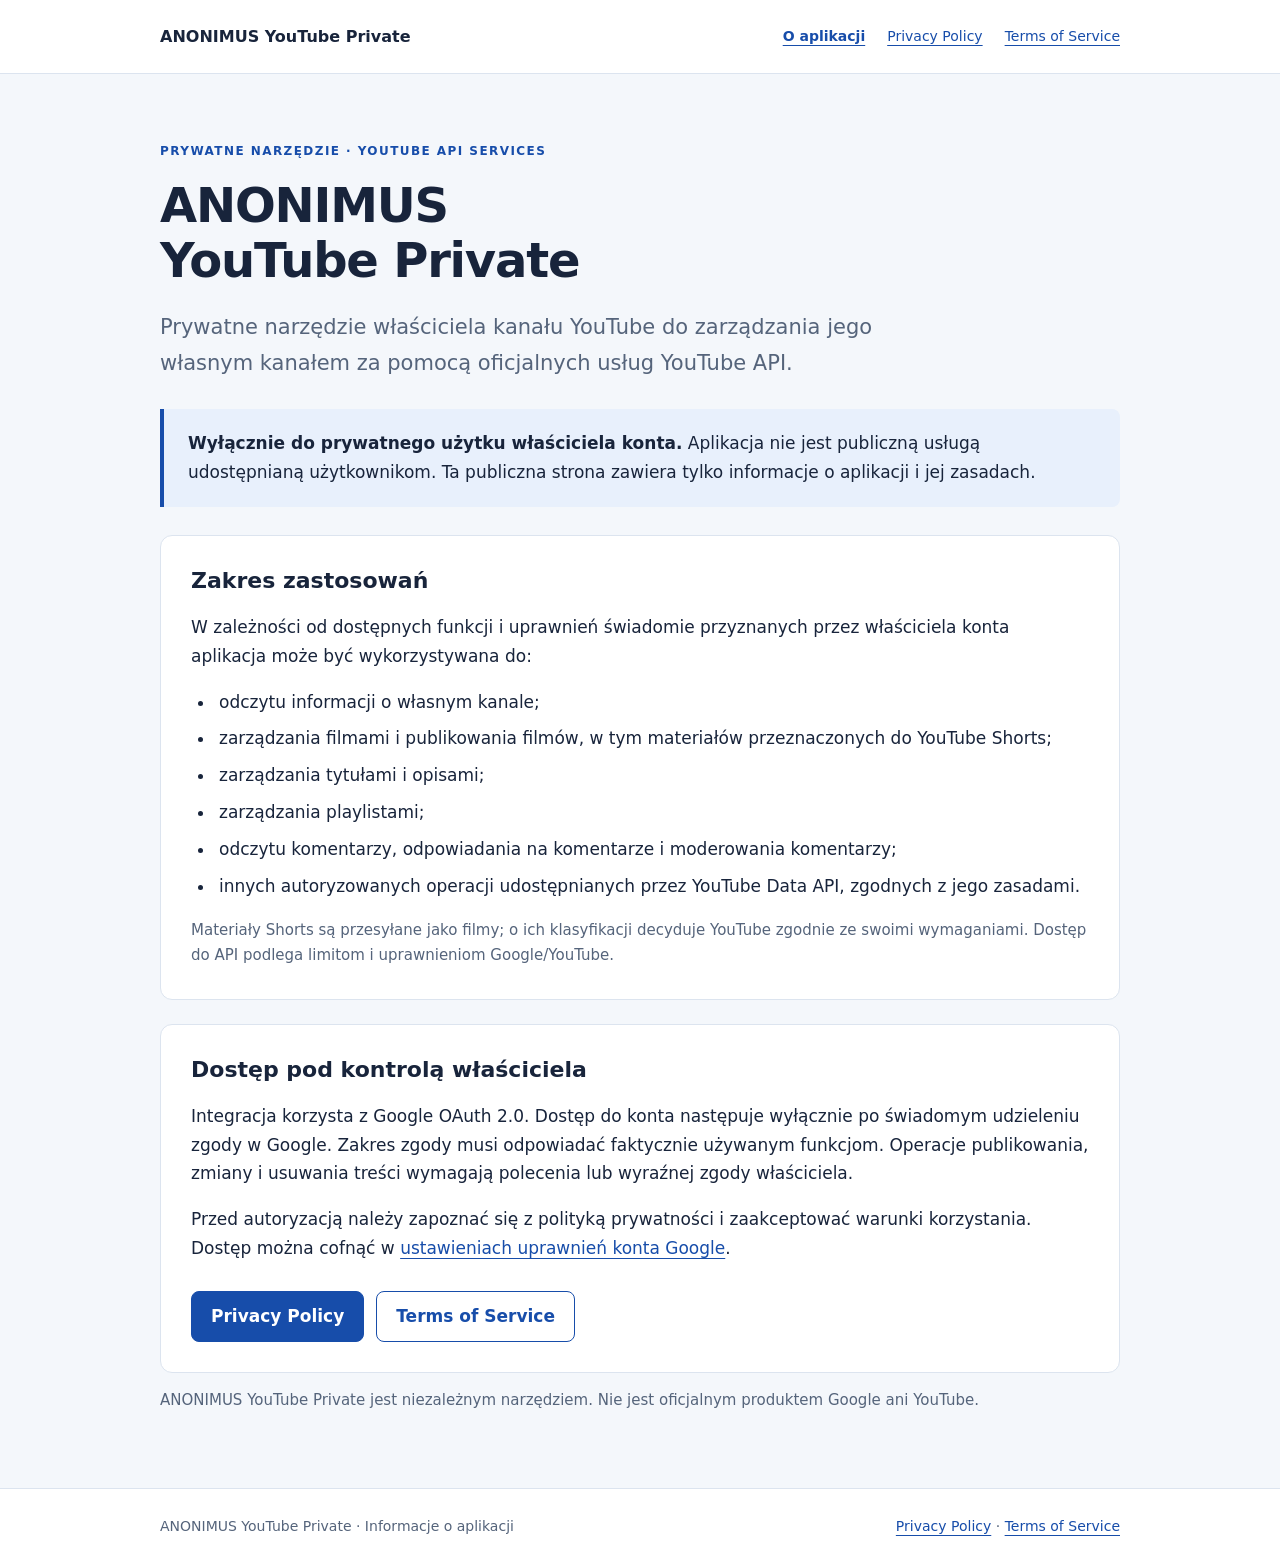
<file: index.html>
<!doctype html>
<html lang="pl">
<head><meta charset="utf-8"><meta name="viewport" content="width=device-width,initial-scale=1"><meta name="referrer" content="strict-origin-when-cross-origin"><title>ANONIMUS YouTube Private</title><meta name="description" content="Informacje o prywatnym narzędziu właściciela kanału YouTube, korzystającym z Google OAuth 2.0 i oficjalnych usług YouTube API."><link rel="stylesheet" href="styles.css"></head>
<body><a class="skip" href="#main">Przejdź do treści</a>
<header><div class="wrap bar"><a class="brand" href="index.html">ANONIMUS YouTube Private</a><nav aria-label="Nawigacja główna"><a href="index.html" aria-current="page">O aplikacji</a><a href="privacy.html" lang="en">Privacy Policy</a><a href="terms.html" lang="en">Terms of Service</a></nav></div></header>
<main id="main" class="wrap"><p class="eyebrow">Prywatne narzędzie · YouTube API Services</p><h1>ANONIMUS<br>YouTube Private</h1>
<p class="lead">Prywatne narzędzie właściciela kanału YouTube do zarządzania jego własnym kanałem za pomocą oficjalnych usług YouTube API.</p>
<div class="note"><strong>Wyłącznie do prywatnego użytku właściciela konta.</strong> Aplikacja nie jest publiczną usługą udostępnianą użytkownikom. Ta publiczna strona zawiera tylko informacje o aplikacji i jej zasadach.</div>
<section class="panel" aria-labelledby="features"><h2 id="features">Zakres zastosowań</h2><p>W zależności od dostępnych funkcji i uprawnień świadomie przyznanych przez właściciela konta aplikacja może być wykorzystywana do:</p><ul><li>odczytu informacji o własnym kanale;</li><li>zarządzania filmami i publikowania filmów, w tym materiałów przeznaczonych do YouTube Shorts;</li><li>zarządzania tytułami i opisami;</li><li>zarządzania playlistami;</li><li>odczytu komentarzy, odpowiadania na komentarze i moderowania komentarzy;</li><li>innych autoryzowanych operacji udostępnianych przez YouTube Data API, zgodnych z jego zasadami.</li></ul><p class="small">Materiały Shorts są przesyłane jako filmy; o ich klasyfikacji decyduje YouTube zgodnie ze swoimi wymaganiami. Dostęp do API podlega limitom i uprawnieniom Google/YouTube.</p></section>
<section class="panel" aria-labelledby="consent"><h2 id="consent">Dostęp pod kontrolą właściciela</h2><p>Integracja korzysta z Google OAuth 2.0. Dostęp do konta następuje wyłącznie po świadomym udzieleniu zgody w Google. Zakres zgody musi odpowiadać faktycznie używanym funkcjom. Operacje publikowania, zmiany i usuwania treści wymagają polecenia lub wyraźnej zgody właściciela.</p><p>Przed autoryzacją należy zapoznać się z polityką prywatności i zaakceptować warunki korzystania. Dostęp można cofnąć w <a href="https://myaccount.google.com/permissions">ustawieniach uprawnień konta Google</a>.</p><div class="actions"><a class="button primary" href="privacy.html" lang="en">Privacy Policy</a><a class="button" href="terms.html" lang="en">Terms of Service</a></div></section>
<p class="small">ANONIMUS YouTube Private jest niezależnym narzędziem. Nie jest oficjalnym produktem Google ani YouTube.</p></main>
<footer><div class="wrap"><p>ANONIMUS YouTube Private · Informacje o aplikacji</p><p><a href="privacy.html" lang="en">Privacy Policy</a> · <a href="terms.html" lang="en">Terms of Service</a></p></div></footer></body></html>
</file>
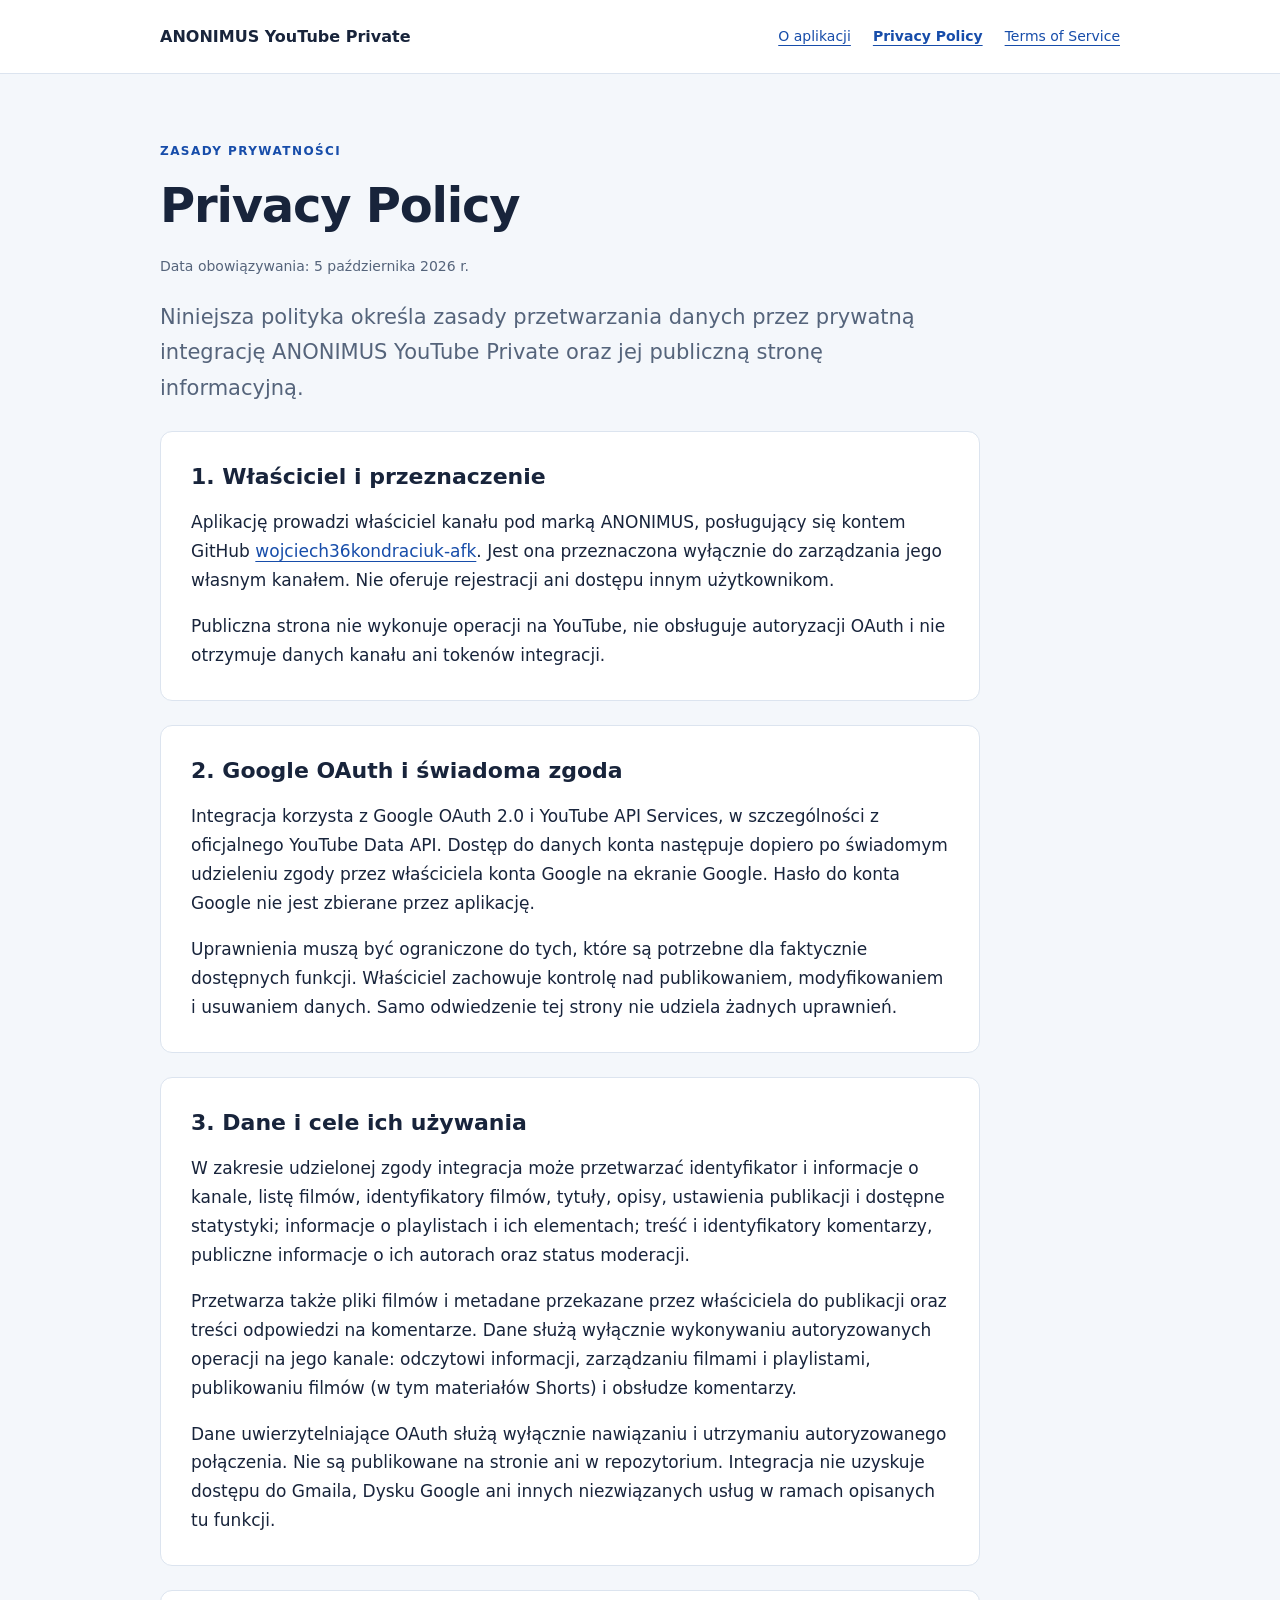
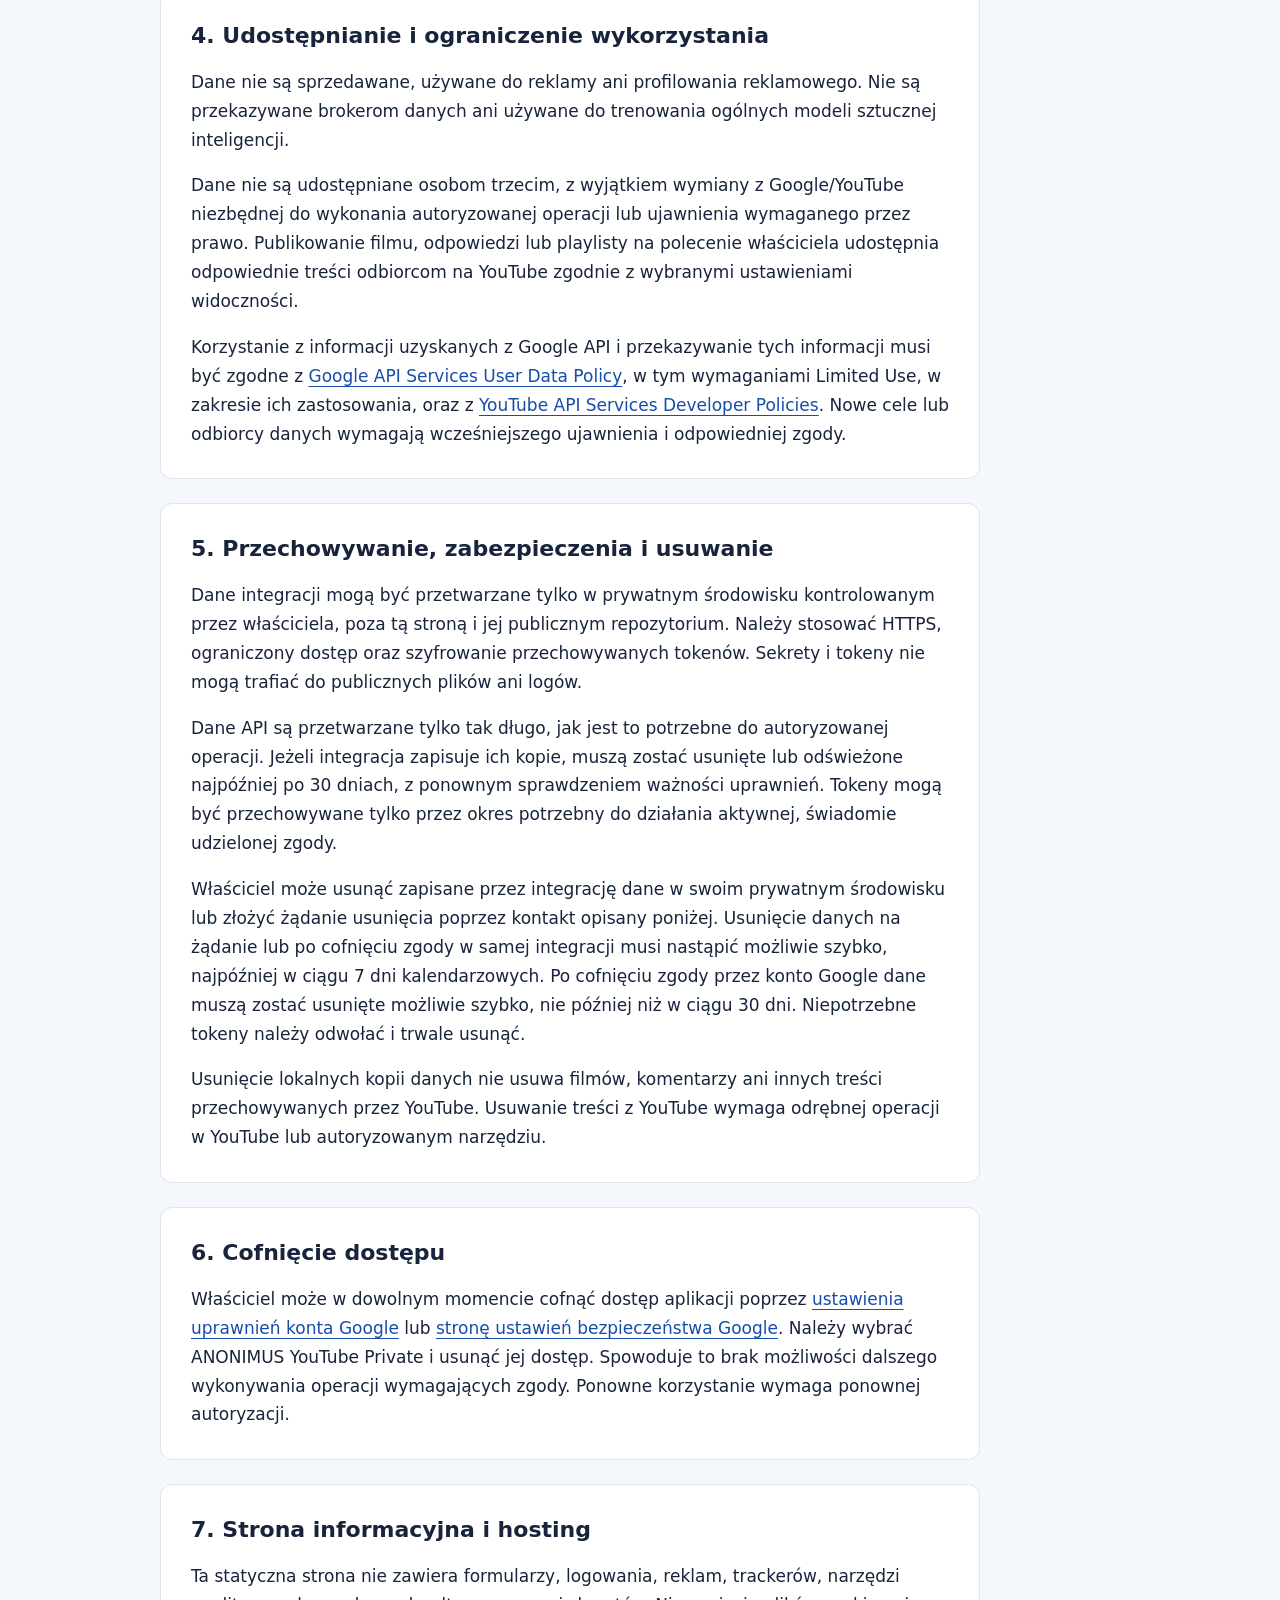
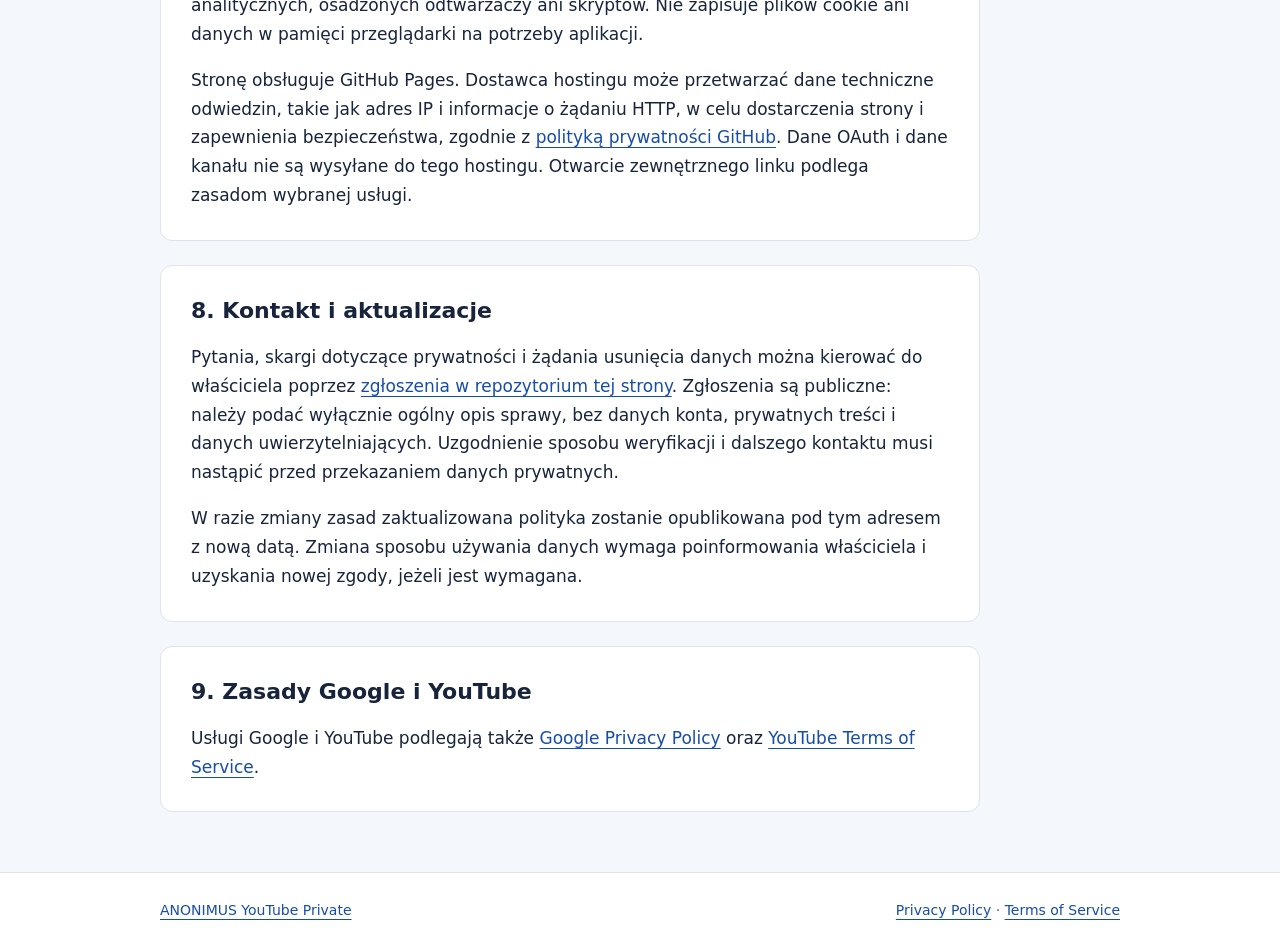
<file: privacy.html>
<!doctype html>
<html lang="pl"><head><meta charset="utf-8"><meta name="viewport" content="width=device-width,initial-scale=1"><meta name="referrer" content="strict-origin-when-cross-origin"><title>Privacy Policy — ANONIMUS YouTube Private</title><meta name="description" content="Polityka prywatności prywatnej integracji ANONIMUS YouTube Private korzystającej z Google OAuth i YouTube API Services."><link rel="stylesheet" href="styles.css"></head>
<body><a class="skip" href="#main">Przejdź do treści</a><header><div class="wrap bar"><a class="brand" href="index.html">ANONIMUS YouTube Private</a><nav aria-label="Nawigacja główna"><a href="index.html">O aplikacji</a><a href="privacy.html" aria-current="page" lang="en">Privacy Policy</a><a href="terms.html" lang="en">Terms of Service</a></nav></div></header>
<main id="main" class="wrap"><article><p class="eyebrow">Zasady prywatności</p><h1 lang="en">Privacy Policy</h1><p class="meta">Data obowiązywania: 5 października 2026 r.</p><p class="lead">Niniejsza polityka określa zasady przetwarzania danych przez prywatną integrację ANONIMUS YouTube Private oraz jej publiczną stronę informacyjną.</p>
<section class="panel"><h2>1. Właściciel i przeznaczenie</h2><p>Aplikację prowadzi właściciel kanału pod marką ANONIMUS, posługujący się kontem GitHub <a href="https://github.com/wojciech36kondraciuk-afk">wojciech36kondraciuk-afk</a>. Jest ona przeznaczona wyłącznie do zarządzania jego własnym kanałem. Nie oferuje rejestracji ani dostępu innym użytkownikom.</p><p>Publiczna strona nie wykonuje operacji na YouTube, nie obsługuje autoryzacji OAuth i nie otrzymuje danych kanału ani tokenów integracji.</p></section>
<section class="panel"><h2>2. Google OAuth i świadoma zgoda</h2><p>Integracja korzysta z Google OAuth 2.0 i YouTube API Services, w szczególności z oficjalnego YouTube Data API. Dostęp do danych konta następuje dopiero po świadomym udzieleniu zgody przez właściciela konta Google na ekranie Google. Hasło do konta Google nie jest zbierane przez aplikację.</p><p>Uprawnienia muszą być ograniczone do tych, które są potrzebne dla faktycznie dostępnych funkcji. Właściciel zachowuje kontrolę nad publikowaniem, modyfikowaniem i usuwaniem danych. Samo odwiedzenie tej strony nie udziela żadnych uprawnień.</p></section>
<section class="panel"><h2>3. Dane i cele ich używania</h2><p>W zakresie udzielonej zgody integracja może przetwarzać identyfikator i informacje o kanale, listę filmów, identyfikatory filmów, tytuły, opisy, ustawienia publikacji i dostępne statystyki; informacje o playlistach i ich elementach; treść i identyfikatory komentarzy, publiczne informacje o ich autorach oraz status moderacji.</p><p>Przetwarza także pliki filmów i metadane przekazane przez właściciela do publikacji oraz treści odpowiedzi na komentarze. Dane służą wyłącznie wykonywaniu autoryzowanych operacji na jego kanale: odczytowi informacji, zarządzaniu filmami i playlistami, publikowaniu filmów (w tym materiałów Shorts) i obsłudze komentarzy.</p><p>Dane uwierzytelniające OAuth służą wyłącznie nawiązaniu i utrzymaniu autoryzowanego połączenia. Nie są publikowane na stronie ani w repozytorium. Integracja nie uzyskuje dostępu do Gmaila, Dysku Google ani innych niezwiązanych usług w ramach opisanych tu funkcji.</p></section>
<section class="panel"><h2>4. Udostępnianie i ograniczenie wykorzystania</h2><p>Dane nie są sprzedawane, używane do reklamy ani profilowania reklamowego. Nie są przekazywane brokerom danych ani używane do trenowania ogólnych modeli sztucznej inteligencji.</p><p>Dane nie są udostępniane osobom trzecim, z wyjątkiem wymiany z Google/YouTube niezbędnej do wykonania autoryzowanej operacji lub ujawnienia wymaganego przez prawo. Publikowanie filmu, odpowiedzi lub playlisty na polecenie właściciela udostępnia odpowiednie treści odbiorcom na YouTube zgodnie z wybranymi ustawieniami widoczności.</p><p>Korzystanie z informacji uzyskanych z Google API i przekazywanie tych informacji musi być zgodne z <a href="https://developers.google.com/terms/api-services-user-data-policy">Google API Services User Data Policy</a>, w tym wymaganiami Limited Use, w zakresie ich zastosowania, oraz z <a href="https://developers.google.com/youtube/terms/developer-policies">YouTube API Services Developer Policies</a>. Nowe cele lub odbiorcy danych wymagają wcześniejszego ujawnienia i odpowiedniej zgody.</p></section>
<section class="panel"><h2>5. Przechowywanie, zabezpieczenia i usuwanie</h2><p>Dane integracji mogą być przetwarzane tylko w prywatnym środowisku kontrolowanym przez właściciela, poza tą stroną i jej publicznym repozytorium. Należy stosować HTTPS, ograniczony dostęp oraz szyfrowanie przechowywanych tokenów. Sekrety i tokeny nie mogą trafiać do publicznych plików ani logów.</p><p>Dane API są przetwarzane tylko tak długo, jak jest to potrzebne do autoryzowanej operacji. Jeżeli integracja zapisuje ich kopie, muszą zostać usunięte lub odświeżone najpóźniej po 30 dniach, z ponownym sprawdzeniem ważności uprawnień. Tokeny mogą być przechowywane tylko przez okres potrzebny do działania aktywnej, świadomie udzielonej zgody.</p><p>Właściciel może usunąć zapisane przez integrację dane w swoim prywatnym środowisku lub złożyć żądanie usunięcia poprzez kontakt opisany poniżej. Usunięcie danych na żądanie lub po cofnięciu zgody w samej integracji musi nastąpić możliwie szybko, najpóźniej w ciągu 7 dni kalendarzowych. Po cofnięciu zgody przez konto Google dane muszą zostać usunięte możliwie szybko, nie później niż w ciągu 30 dni. Niepotrzebne tokeny należy odwołać i trwale usunąć.</p><p>Usunięcie lokalnych kopii danych nie usuwa filmów, komentarzy ani innych treści przechowywanych przez YouTube. Usuwanie treści z YouTube wymaga odrębnej operacji w YouTube lub autoryzowanym narzędziu.</p></section>
<section class="panel"><h2>6. Cofnięcie dostępu</h2><p>Właściciel może w dowolnym momencie cofnąć dostęp aplikacji poprzez <a href="https://myaccount.google.com/permissions">ustawienia uprawnień konta Google</a> lub <a href="https://security.google.com/settings/security/permissions">stronę ustawień bezpieczeństwa Google</a>. Należy wybrać ANONIMUS YouTube Private i usunąć jej dostęp. Spowoduje to brak możliwości dalszego wykonywania operacji wymagających zgody. Ponowne korzystanie wymaga ponownej autoryzacji.</p></section>
<section class="panel"><h2>7. Strona informacyjna i hosting</h2><p>Ta statyczna strona nie zawiera formularzy, logowania, reklam, trackerów, narzędzi analitycznych, osadzonych odtwarzaczy ani skryptów. Nie zapisuje plików cookie ani danych w pamięci przeglądarki na potrzeby aplikacji.</p><p>Stronę obsługuje GitHub Pages. Dostawca hostingu może przetwarzać dane techniczne odwiedzin, takie jak adres IP i informacje o żądaniu HTTP, w celu dostarczenia strony i zapewnienia bezpieczeństwa, zgodnie z <a href="https://docs.github.com/en/site-policy/privacy-policies/github-general-privacy-statement">polityką prywatności GitHub</a>. Dane OAuth i dane kanału nie są wysyłane do tego hostingu. Otwarcie zewnętrznego linku podlega zasadom wybranej usługi.</p></section>
<section class="panel"><h2>8. Kontakt i aktualizacje</h2><p>Pytania, skargi dotyczące prywatności i żądania usunięcia danych można kierować do właściciela poprzez <a href="https://github.com/wojciech36kondraciuk-afk/anonimus-youtube-private-oauth/issues">zgłoszenia w repozytorium tej strony</a>. Zgłoszenia są publiczne: należy podać wyłącznie ogólny opis sprawy, bez danych konta, prywatnych treści i danych uwierzytelniających. Uzgodnienie sposobu weryfikacji i dalszego kontaktu musi nastąpić przed przekazaniem danych prywatnych.</p><p>W razie zmiany zasad zaktualizowana polityka zostanie opublikowana pod tym adresem z nową datą. Zmiana sposobu używania danych wymaga poinformowania właściciela i uzyskania nowej zgody, jeżeli jest wymagana.</p></section>
<section class="panel"><h2>9. Zasady Google i YouTube</h2><p>Usługi Google i YouTube podlegają także <a href="https://policies.google.com/privacy" lang="en">Google Privacy Policy</a> oraz <a href="https://www.youtube.com/t/terms" lang="en">YouTube Terms of Service</a>.</p></section></article></main>
<footer><div class="wrap"><p><a href="index.html">ANONIMUS YouTube Private</a></p><p><a href="privacy.html" lang="en">Privacy Policy</a> · <a href="terms.html" lang="en">Terms of Service</a></p></div></footer></body></html>
</file>
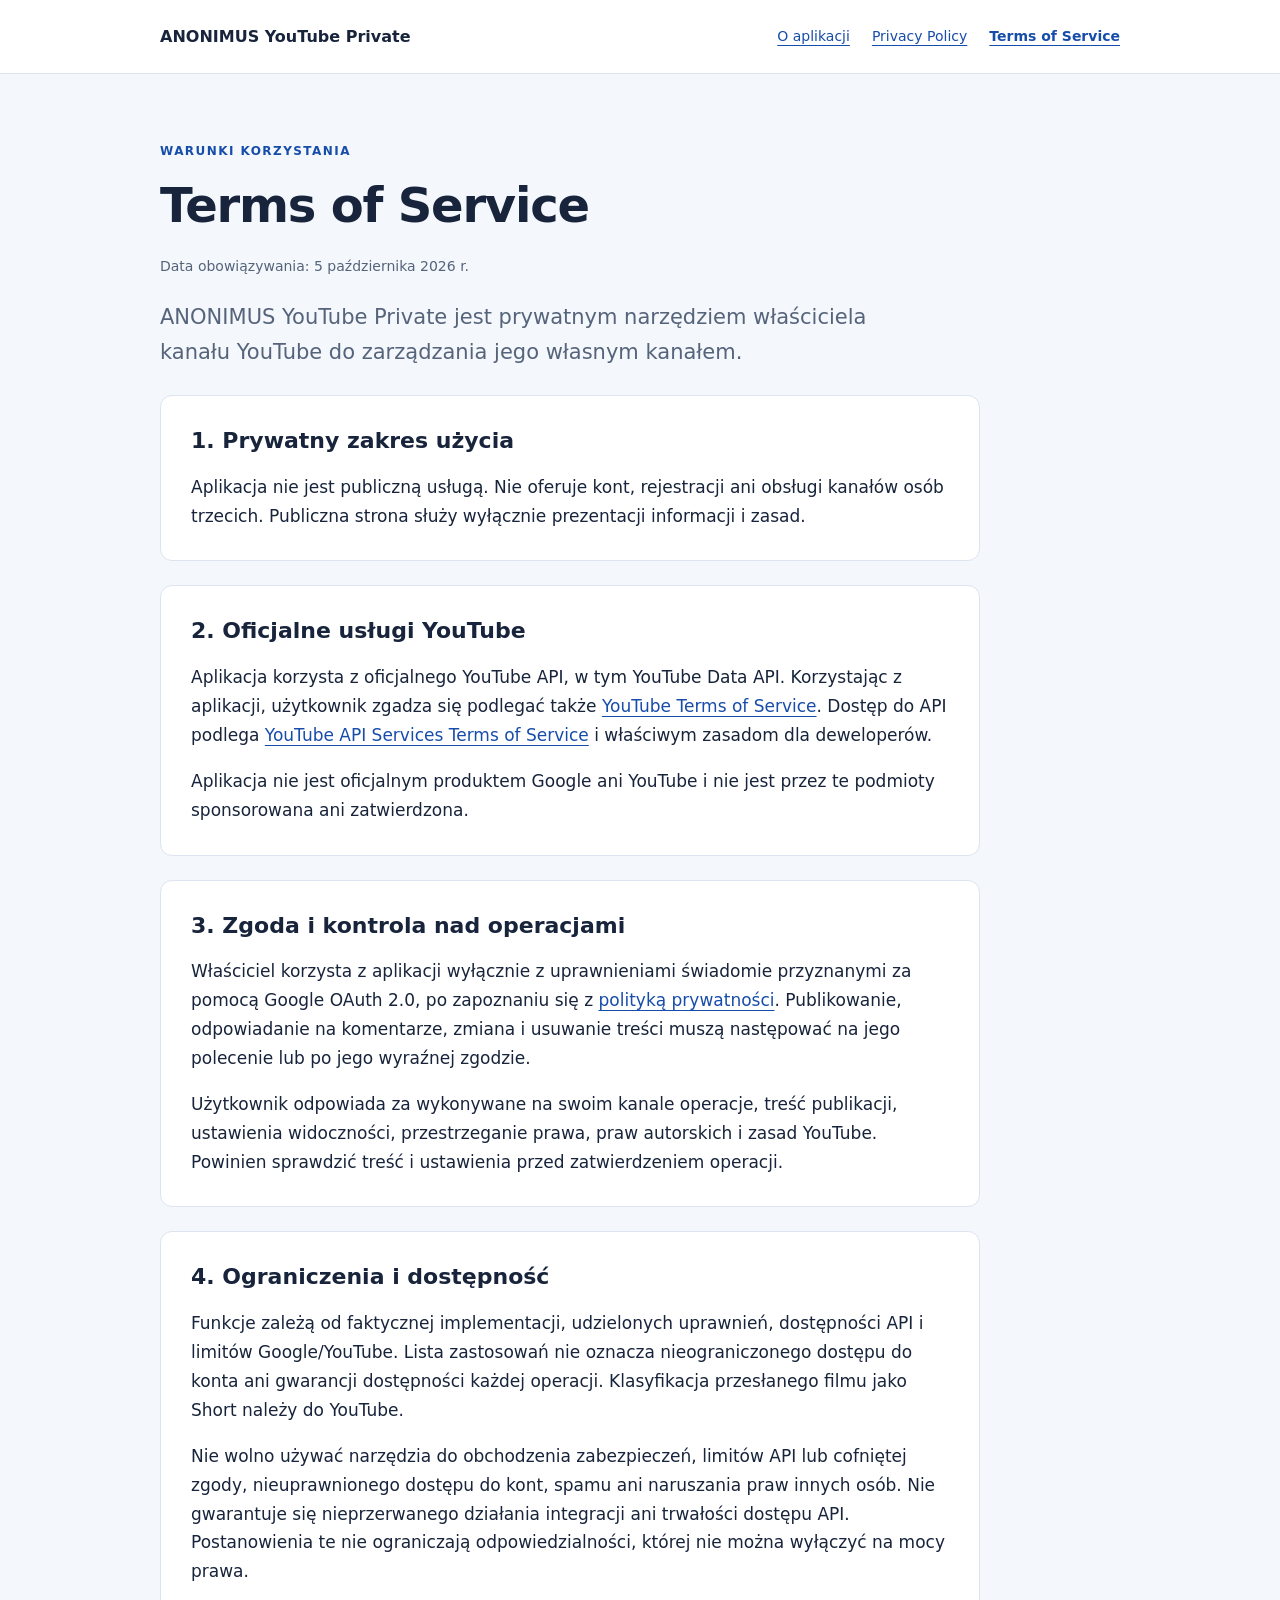
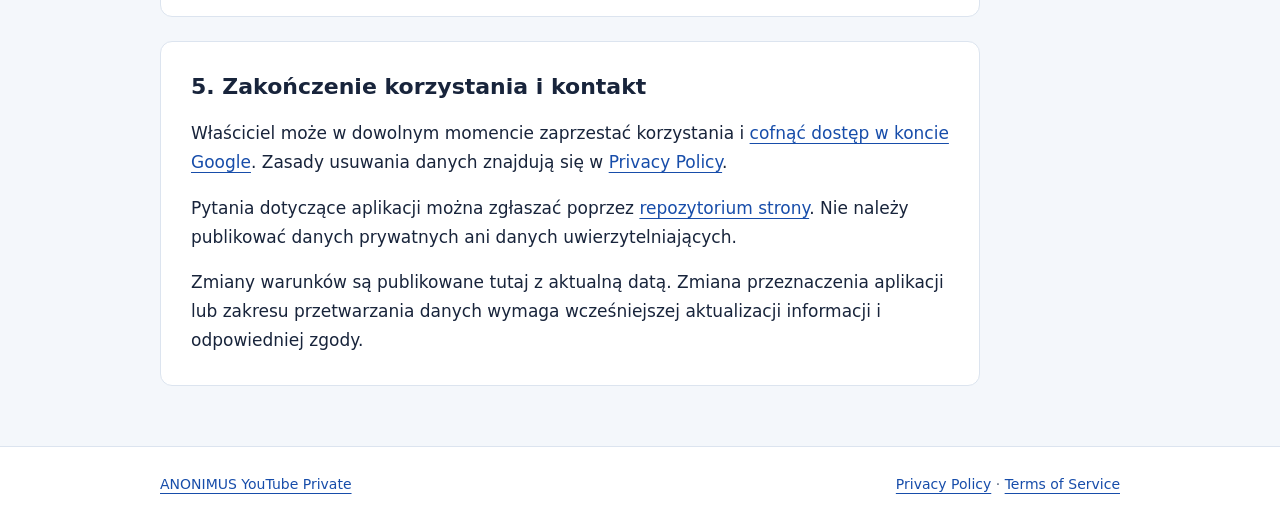
<file: terms.html>
<!doctype html>
<html lang="pl"><head><meta charset="utf-8"><meta name="viewport" content="width=device-width,initial-scale=1"><meta name="referrer" content="strict-origin-when-cross-origin"><title>Terms of Service — ANONIMUS YouTube Private</title><meta name="description" content="Warunki korzystania z prywatnego narzędzia ANONIMUS YouTube Private do zarządzania własnym kanałem YouTube."><link rel="stylesheet" href="styles.css"></head>
<body><a class="skip" href="#main">Przejdź do treści</a><header><div class="wrap bar"><a class="brand" href="index.html">ANONIMUS YouTube Private</a><nav aria-label="Nawigacja główna"><a href="index.html">O aplikacji</a><a href="privacy.html" lang="en">Privacy Policy</a><a href="terms.html" aria-current="page" lang="en">Terms of Service</a></nav></div></header>
<main id="main" class="wrap"><article><p class="eyebrow">Warunki korzystania</p><h1 lang="en">Terms of Service</h1><p class="meta">Data obowiązywania: 5 października 2026 r.</p><p class="lead">ANONIMUS YouTube Private jest prywatnym narzędziem właściciela kanału YouTube do zarządzania jego własnym kanałem.</p>
<section class="panel"><h2>1. Prywatny zakres użycia</h2><p>Aplikacja nie jest publiczną usługą. Nie oferuje kont, rejestracji ani obsługi kanałów osób trzecich. Publiczna strona służy wyłącznie prezentacji informacji i zasad.</p></section>
<section class="panel"><h2>2. Oficjalne usługi YouTube</h2><p>Aplikacja korzysta z oficjalnego YouTube API, w tym YouTube Data API. Korzystając z aplikacji, użytkownik zgadza się podlegać także <a href="https://www.youtube.com/t/terms" lang="en">YouTube Terms of Service</a>. Dostęp do API podlega <a href="https://developers.google.com/youtube/terms/api-services-terms-of-service">YouTube API Services Terms of Service</a> i właściwym zasadom dla deweloperów.</p><p>Aplikacja nie jest oficjalnym produktem Google ani YouTube i nie jest przez te podmioty sponsorowana ani zatwierdzona.</p></section>
<section class="panel"><h2>3. Zgoda i kontrola nad operacjami</h2><p>Właściciel korzysta z aplikacji wyłącznie z uprawnieniami świadomie przyznanymi za pomocą Google OAuth 2.0, po zapoznaniu się z <a href="privacy.html">polityką prywatności</a>. Publikowanie, odpowiadanie na komentarze, zmiana i usuwanie treści muszą następować na jego polecenie lub po jego wyraźnej zgodzie.</p><p>Użytkownik odpowiada za wykonywane na swoim kanale operacje, treść publikacji, ustawienia widoczności, przestrzeganie prawa, praw autorskich i zasad YouTube. Powinien sprawdzić treść i ustawienia przed zatwierdzeniem operacji.</p></section>
<section class="panel"><h2>4. Ograniczenia i dostępność</h2><p>Funkcje zależą od faktycznej implementacji, udzielonych uprawnień, dostępności API i limitów Google/YouTube. Lista zastosowań nie oznacza nieograniczonego dostępu do konta ani gwarancji dostępności każdej operacji. Klasyfikacja przesłanego filmu jako Short należy do YouTube.</p><p>Nie wolno używać narzędzia do obchodzenia zabezpieczeń, limitów API lub cofniętej zgody, nieuprawnionego dostępu do kont, spamu ani naruszania praw innych osób. Nie gwarantuje się nieprzerwanego działania integracji ani trwałości dostępu API. Postanowienia te nie ograniczają odpowiedzialności, której nie można wyłączyć na mocy prawa.</p></section>
<section class="panel"><h2>5. Zakończenie korzystania i kontakt</h2><p>Właściciel może w dowolnym momencie zaprzestać korzystania i <a href="https://myaccount.google.com/permissions">cofnąć dostęp w koncie Google</a>. Zasady usuwania danych znajdują się w <a href="privacy.html">Privacy Policy</a>.</p><p>Pytania dotyczące aplikacji można zgłaszać poprzez <a href="https://github.com/wojciech36kondraciuk-afk/anonimus-youtube-private-oauth/issues">repozytorium strony</a>. Nie należy publikować danych prywatnych ani danych uwierzytelniających.</p><p>Zmiany warunków są publikowane tutaj z aktualną datą. Zmiana przeznaczenia aplikacji lub zakresu przetwarzania danych wymaga wcześniejszej aktualizacji informacji i odpowiedniej zgody.</p></section></article></main>
<footer><div class="wrap"><p><a href="index.html">ANONIMUS YouTube Private</a></p><p><a href="privacy.html" lang="en">Privacy Policy</a> · <a href="terms.html" lang="en">Terms of Service</a></p></div></footer></body></html>
</file>
<file: styles.css>
:root{color-scheme:light;--ink:#18243b;--muted:#55647b;--line:#dce4ef;--brand:#174daa;--bg:#f4f7fb}
*{box-sizing:border-box}body{margin:0;background:var(--bg);color:var(--ink);font:17px/1.7 system-ui,-apple-system,BlinkMacSystemFont,"Segoe UI",sans-serif}a{color:var(--brand);text-underline-offset:4px}a:hover{color:#0c3275}a:focus-visible{outline:3px solid #1f60bf;outline-offset:5px;border-radius:3px}.skip{position:absolute;left:20px;top:-80px;background:white;padding:10px;z-index:2}.skip:focus{top:12px}.wrap{width:min(100% - 40px,960px);margin:auto}header{background:white;border-bottom:1px solid var(--line)}.bar{display:flex;align-items:center;justify-content:space-between;gap:24px;padding:23px 0}.brand{font-size:16px;font-weight:750;text-decoration:none;color:var(--ink)}nav{display:flex;gap:22px;flex-wrap:wrap}nav a{font-size:14px}nav a[aria-current=page]{font-weight:750}main{padding:55px 0 60px}.eyebrow{color:var(--brand);font-size:12px;font-weight:750;letter-spacing:.12em;text-transform:uppercase}h1{font-size:clamp(30px,5vw,48px);line-height:1.15;letter-spacing:-.025em;margin:16px 0 22px}h2{font-size:22px;line-height:1.35;margin:0 0 16px}.lead{font-size:21px;color:var(--muted);max-width:780px}.note{background:#e8f0fc;border-left:4px solid var(--brand);padding:20px 24px;border-radius:0 8px 8px 0;margin:28px 0}.panel{background:white;border:1px solid var(--line);border-radius:12px;padding:30px;margin-top:24px}.panel p:last-child{margin-bottom:0}ul{padding-left:24px}li{padding-left:4px;margin:8px 0}.actions{display:flex;flex-wrap:wrap;gap:12px;margin-top:28px}.button{display:inline-block;border:1px solid var(--brand);border-radius:8px;padding:10px 19px;text-decoration:none;font-weight:650}.button.primary{background:var(--brand);color:white}.meta,footer{font-size:14px;color:var(--muted)}footer{border-top:1px solid var(--line);background:white;padding:26px 0}footer .wrap{display:flex;justify-content:space-between;gap:16px;flex-wrap:wrap}footer p{margin:0}article{max-width:820px}.small{font-size:15px;color:var(--muted)}
@media(max-width:600px){.wrap{width:calc(100% - 32px)}.bar{flex-direction:column;align-items:flex-start;gap:14px}nav{gap:16px}main{padding:32px 0 40px}.lead{font-size:19px}.panel{padding:23px}.note{padding:18px}h2{font-size:20px}}
</file>
